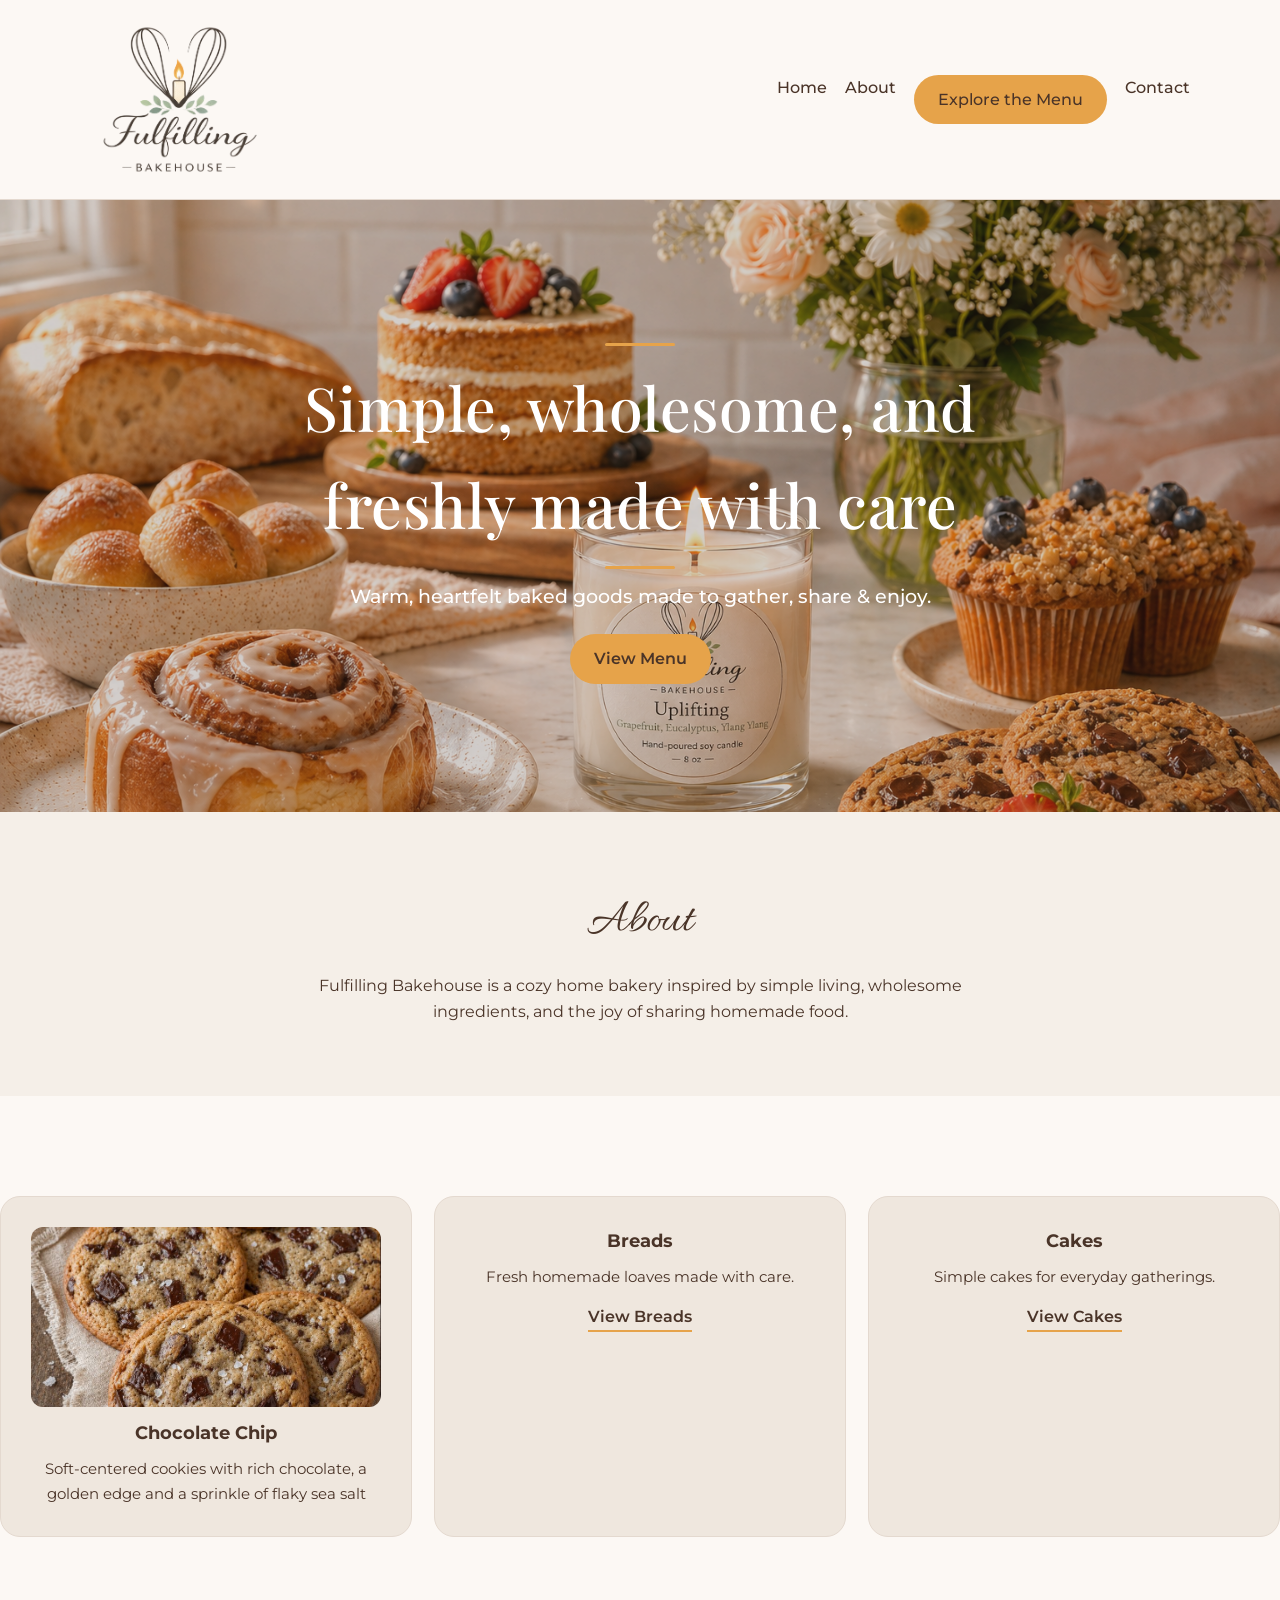
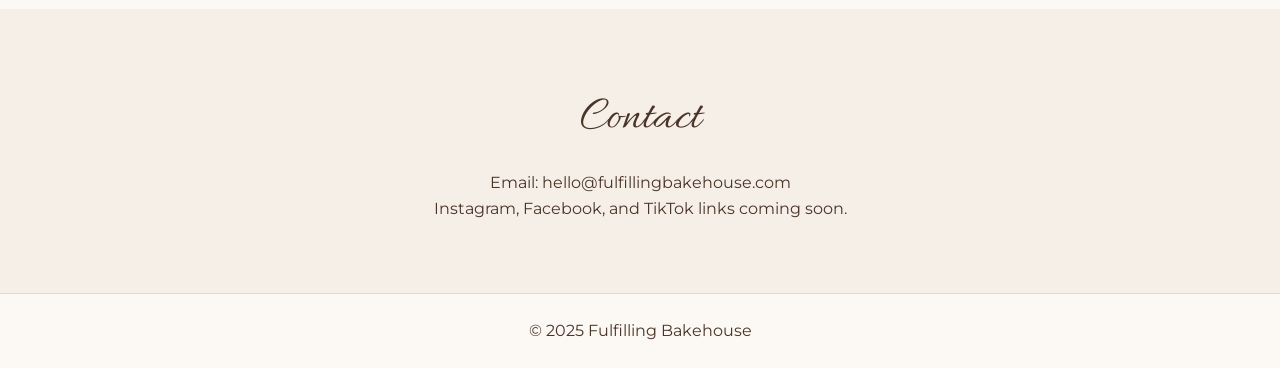
<file: index.html>
<!DOCTYPE html>
<html lang="en">
<head>
  <meta charset="UTF-8" />
  <meta name="viewport" content="width=device-width, initial-scale=1.0" />
  <title>Fulfilling Bakehouse</title>
  <link rel="stylesheet" href="styles.css" />
</head>
<body>
  <header class="site-header">
    <div class="container header-inner">
      <img src="img/logo.png" alt="Fulfilling Bakehouse logo" class="logo" />

      <nav class="site-nav">
        <a href="#home">Home</a>
        <a href="#about">About</a>
        <a href="#menu" class="button">Explore the Menu</a>
        <a href="#contact">Contact</a>
      </nav>
    </div>
  </header>

  <main>
    <section id="home" class="hero">
      <img src="img/hero.png" alt="Fresh baked goods" class="hero-image" />
      <div class="hero-overlay">
        <div class="hero-content">
          <h1><h1>Simple, wholesome, and freshly made with care</h1></h1>
          <p>Warm, heartfelt baked goods made to gather, share & enjoy.</p>
          <a href="#menu" class="button">View Menu</a>
        </div>
      </div>
    </section>

    <section id="about" class="section">
      <div class="container narrow">
        <h2>About</h2>
        <p>
          Fulfilling Bakehouse is a cozy home bakery inspired by simple living,
          wholesome ingredients, and the joy of sharing homemade food.
        </p>
      </div>
    </section>

    <section id="menu" class="section section-alt">
     <div class="cards">
  <div class="card">
  <img src="img/chocolatechip.png" alt="Chocolate chip cookies">

  <h3>Chocolate Chip</h3>

  <p class="item-desc">
    Soft-centered cookies with rich chocolate, a golden edge and a sprinkle of flaky sea salt
  </p>
</div>

  <div class="card">
    <h3>Breads</h3>
    <p>Fresh homemade loaves made with care.</p>
    <a href="breads.html" class="text-link">View Breads</a>
  </div>

  <div class="card">
    <h3>Cakes</h3>
    <p>Simple cakes for everyday gatherings.</p>
    <a href="cakes.html" class="text-link">View Cakes</a>
  </div>
</div>
    </section>

    <section id="contact" class="section">
      <div class="container narrow">
        <h2>Contact</h2>
        <p>Email: hello@fulfillingbakehouse.com</p>
        <p>Instagram, Facebook, and TikTok links coming soon.</p>
      </div>
    </section>
  </main>

  <footer class="site-footer">
    <div class="container">
      <p>© 2025 Fulfilling Bakehouse</p>
    </div>
  </footer>
</body>
</html>
</file>
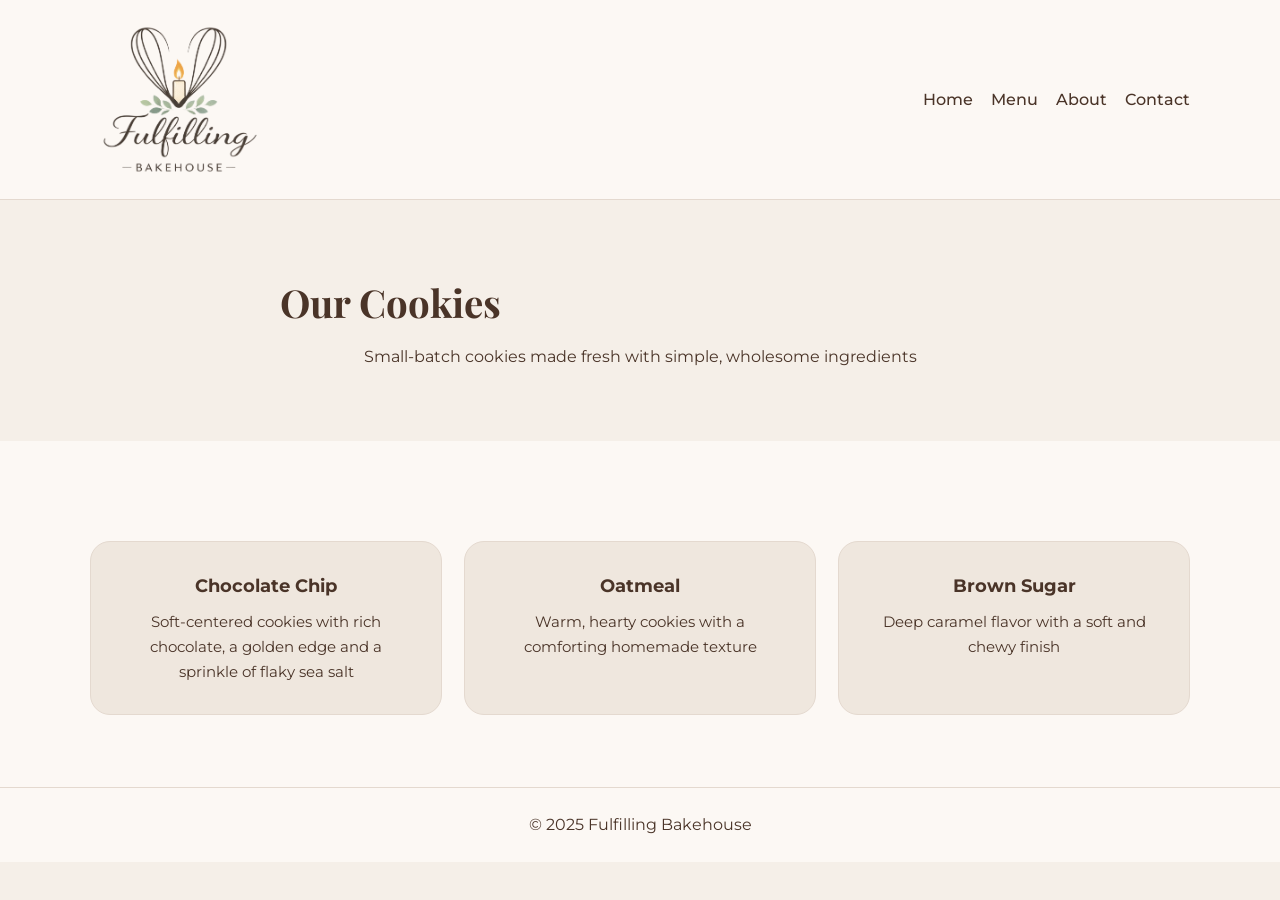
<file: cookies.html>
<!DOCTYPE html>
<html lang="en">
<head>
  <meta charset="UTF-8">
  <meta name="viewport" content="width=device-width, initial-scale=1.0">
  <title>Cookies | Fulfilling Bakehouse</title>
  <link rel="stylesheet" href="styles.css">
</head>

<body>

<header class="site-header">
  <div class="container header-inner">
    <img src="img/logo.png" alt="Fulfilling Bakehouse logo" class="logo">

    <nav class="site-nav">
      <a href="index.html">Home</a>
      <a href="#">Menu</a>
      <a href="#">About</a>
      <a href="#">Contact</a>
    </nav>
  </div>
</header>

<main>

<section class="section">
  <div class="container narrow">
    <h1>Our Cookies</h1>
    <p>Small-batch cookies made fresh with simple, wholesome ingredients</p>
  </div>
</section>

<section class="section section-alt">
  <div class="container">

    <div class="cards">

      <div class="card">
        <h3>Chocolate Chip</h3>
        <p class="item-desc">
          Soft-centered cookies with rich chocolate, a golden edge and a sprinkle of flaky sea salt
        </p>
      </div>

      <div class="card">
        <h3>Oatmeal</h3>
        <p class="item-desc">
          Warm, hearty cookies with a comforting homemade texture
        </p>
      </div>

      <div class="card">
        <h3>Brown Sugar</h3>
        <p class="item-desc">
          Deep caramel flavor with a soft and chewy finish
        </p>
      </div>

    </div>

  </div>
</section>

</main>

<footer class="site-footer">
  <div class="container">
    <p>© 2025 Fulfilling Bakehouse</p>
  </div>
</footer>

</body>
</html>
</file>
<file: styles.css>
@import url('https://fonts.googleapis.com/css2?family=Allura&family=Montserrat:wght@400;500;600&family=Playfair+Display:wght@400;500&display=swap');
:root {
  --color-bg: #F5EFE8;
  --color-text: #4A3428;
  --color-accent: #A8B8A2;
  --color-highlight: #E6A34A;
  --color-white-soft: #fcf8f4;
  --color-card: #efe7de;
  --color-border: #e4d9cf;
}

* {
  box-sizing: border-box;
  margin: 0;
  padding: 0;
}

html {
  scroll-behavior: smooth;
}

body {
  font-family: 'Montserrat', sans-serif;
  background: var(--color-bg);
  color: var(--color-text);
  line-height: 1.6;
}

img {
  display: block;
  max-width: 100%;
}

.container {
  width: min(1100px, 90%);
  margin: 0 auto;
}

.narrow {
  max-width: 720px;
}

.site-header {
  background: var(--color-white-soft);
  border-bottom: 1px solid var(--color-border);
}

.header-inner {
  display: flex;
  align-items: center;
  justify-content: space-between;
  gap: 32px;
  padding: 14px 0;
}

.logo {
  width: 180px;
  height: auto;
}

.site-nav {
  display: flex;
  flex-wrap: wrap;
  gap: 18px;
}

.site-nav a {
  text-decoration: none;
  color: var(--color-text);
  font-size: 0.98rem;
  font-weight: 500;
}

.site-nav a:hover {
  color: var(--color-highlight);
}

.hero {
  position: relative;
  min-height: 68vh;
}

.hero-image {
  width: 100%;
  height: 68vh;
  object-fit: cover;
}

.hero-overlay {
  position: absolute;
  inset: 0;
  background: rgba(74, 52, 40, 0.24);
  display: grid;
  place-items: center;
  text-align: center;
}

.hero-content {
  width: min(760px, 90%);
  color: #ffffff;
}

.hero-content h1 {
  font-family: 'Playfair Display', serif;
  font-size: clamp(2.6rem, 5vw, 3.8rem);
  font-weight: 500;
  letter-spacing: 0.5px;
  margin-bottom: 12px;
}

.hero-content h1::after {
  content: "";
  display: block;
  width: 70px;
  height: 3px;
  background: #E6A34A;
  margin: 14px auto 0;
  border-radius: 999px;
}

.hero-content p {
  font-size: clamp(1rem, 2vw, 1.2rem);
  margin-bottom: 22px;
  font-weight: 500;
}

.button {
  display: inline-block;
  padding: 12px 24px;
  background: var(--color-highlight);
  color: var(--color-text);
  text-decoration: none;
  border-radius: 999px;
  font-weight: 600;
}

.button:hover {
  filter: brightness(0.96);
}

.section {
  padding: 72px 0;
}

.section h2 {
  font-family: 'Allura', cursive;
  font-size: 3rem;
  font-weight: 400;
  margin-bottom: 12px;
  text-align: center;
}

.section p {
  text-align: center;
}

.section-alt {
  background: var(--color-white-soft);
}

.cards {
  margin-top: 28px;
  display: grid;
  grid-template-columns: repeat(3, 1fr);
  gap: 22px;
}

.card {
  background: var(--color-card);
  padding: 30px;
  border-radius: 20px;
  border: 1px solid var(--color-border);
  text-align: center;
}

.card h3 {
  margin-bottom: 10px;
  text-align: center;
  font-size: 1.1rem;
}

.card p {
  text-align: center;
  font-size: 0.96rem;
}

.site-footer {
  border-top: 1px solid var(--color-border);
  background: var(--color-white-soft);
  padding: 24px 0;
  text-align: center;
}

@media (max-width: 800px) {
  .header-inner {
    flex-direction: column;
  }

  .logo {
    width: 180px;
  }

  .cards {
    grid-template-columns: 1fr;
  }

  .hero-image {
    height: 56vh;
  }

  .hero {
    min-height: 56vh;
  }
}
@media (max-width: 800px) {
  .header-inner {
    flex-direction: column;
  }

  .logo {
    width: 180px;
  }

  .cards {
    grid-template-columns: 1fr;
  }

  .hero-image {
    height: 56vh;
  }

  .hero {
    min-height: 56vh;
  }
}

/* 👇 ADD THIS BELOW */

.text-link {
  display: inline-block;
  margin-top: 14px;
  color: var(--color-text);
  font-weight: 600;
  text-decoration: none;
  border-bottom: 2px solid var(--color-highlight);
}

.text-link:hover {
  color: var(--color-highlight);
}
.section h1 {
  font-family: 'Playfair Display', serif;
  font-size: 2.4rem;
  margin-bottom: 10px;
}
.card img {
  width: 100%;
  height: 180px;
  object-fit: cover;
  border-radius: 12px;
  margin-bottom: 12px;
  display: block;
}
</file>
